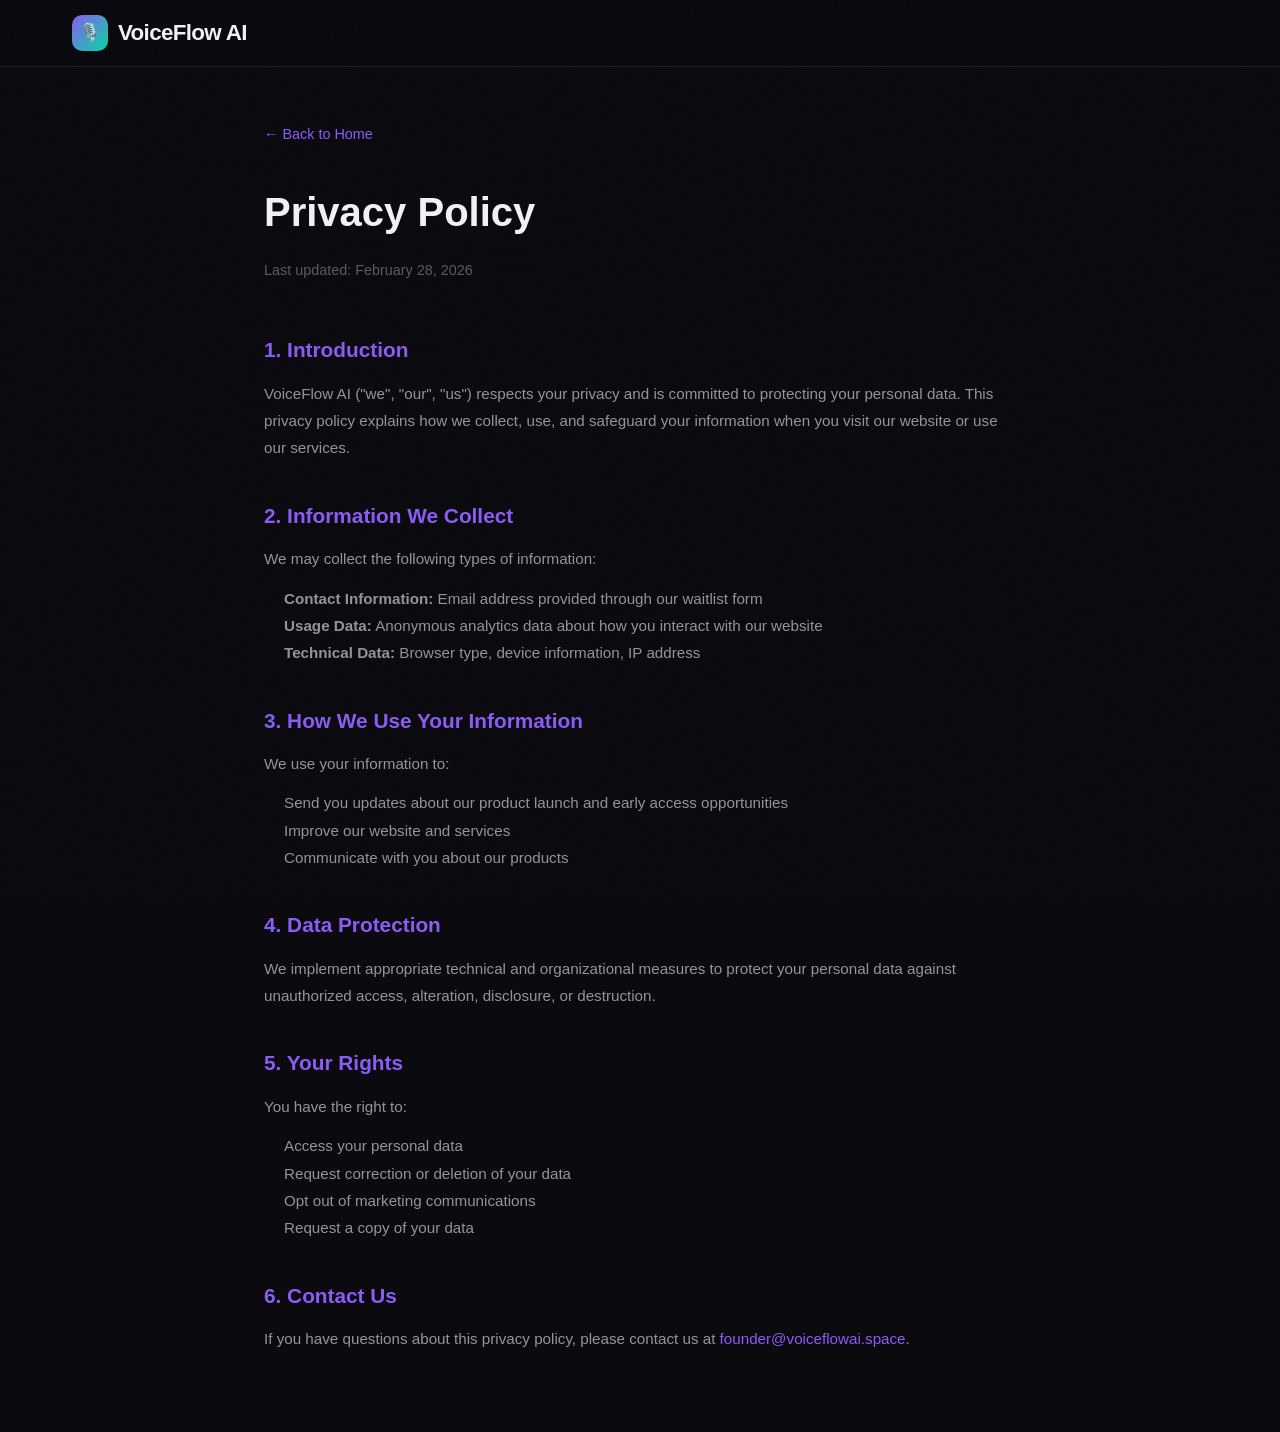
<file: privacy.html>
<!DOCTYPE html>
<html lang="en">

<head>
    <meta charset="UTF-8">
    <meta name="viewport" content="width=device-width, initial-scale=1.0">
    <title>Privacy Policy — VoiceFlow AI</title>
    <link rel="stylesheet" href="style.css">
    <style>
        .legal-page {
            max-width: 800px;
            margin: 0 auto;
            padding: 120px 24px 80px;
        }

        .legal-page h1 {
            font-family: var(--font-display);
            font-size: 2.5rem;
            margin-bottom: 12px;
        }

        .legal-page .legal-date {
            color: var(--text-muted);
            font-size: 0.9rem;
            margin-bottom: 48px;
        }

        .legal-page h2 {
            font-family: var(--font-display);
            font-size: 1.3rem;
            margin: 36px 0 12px;
            color: var(--accent-violet);
        }

        .legal-page p,
        .legal-page li {
            color: var(--text-secondary);
            line-height: 1.8;
            font-size: 0.95rem;
        }

        .legal-page ul {
            padding-left: 20px;
            margin: 12px 0;
        }

        .legal-page a {
            color: var(--accent-violet);
        }

        .legal-back {
            display: inline-flex;
            align-items: center;
            gap: 6px;
            color: var(--text-muted);
            font-size: 0.9rem;
            margin-bottom: 32px;
        }

        .legal-back:hover {
            color: var(--text-primary);
        }
    </style>
</head>

<body>
    <nav class="navbar scrolled" id="navbar">
        <div class="container nav-inner">
            <a href="index.html" class="nav-logo">
                <span class="logo-icon">🎙️</span>
                VoiceFlow AI
            </a>
        </div>
    </nav>

    <div class="legal-page">
        <a href="index.html" class="legal-back">← Back to Home</a>
        <h1>Privacy Policy</h1>
        <p class="legal-date">Last updated: February 28, 2026</p>

        <h2>1. Introduction</h2>
        <p>VoiceFlow AI ("we", "our", "us") respects your privacy and is committed to protecting your personal data.
            This privacy policy explains how we collect, use, and safeguard your information when you visit our website
            or use our services.</p>

        <h2>2. Information We Collect</h2>
        <p>We may collect the following types of information:</p>
        <ul>
            <li><strong>Contact Information:</strong> Email address provided through our waitlist form</li>
            <li><strong>Usage Data:</strong> Anonymous analytics data about how you interact with our website</li>
            <li><strong>Technical Data:</strong> Browser type, device information, IP address</li>
        </ul>

        <h2>3. How We Use Your Information</h2>
        <p>We use your information to:</p>
        <ul>
            <li>Send you updates about our product launch and early access opportunities</li>
            <li>Improve our website and services</li>
            <li>Communicate with you about our products</li>
        </ul>

        <h2>4. Data Protection</h2>
        <p>We implement appropriate technical and organizational measures to protect your personal data against
            unauthorized access, alteration, disclosure, or destruction.</p>

        <h2>5. Your Rights</h2>
        <p>You have the right to:</p>
        <ul>
            <li>Access your personal data</li>
            <li>Request correction or deletion of your data</li>
            <li>Opt out of marketing communications</li>
            <li>Request a copy of your data</li>
        </ul>

        <h2>6. Contact Us</h2>
        <p>If you have questions about this privacy policy, please contact us at <a
                href="mailto:founder@voiceflowai.space">founder@voiceflowai.space</a>.</p>
    </div>
</body>

</html>
</file>
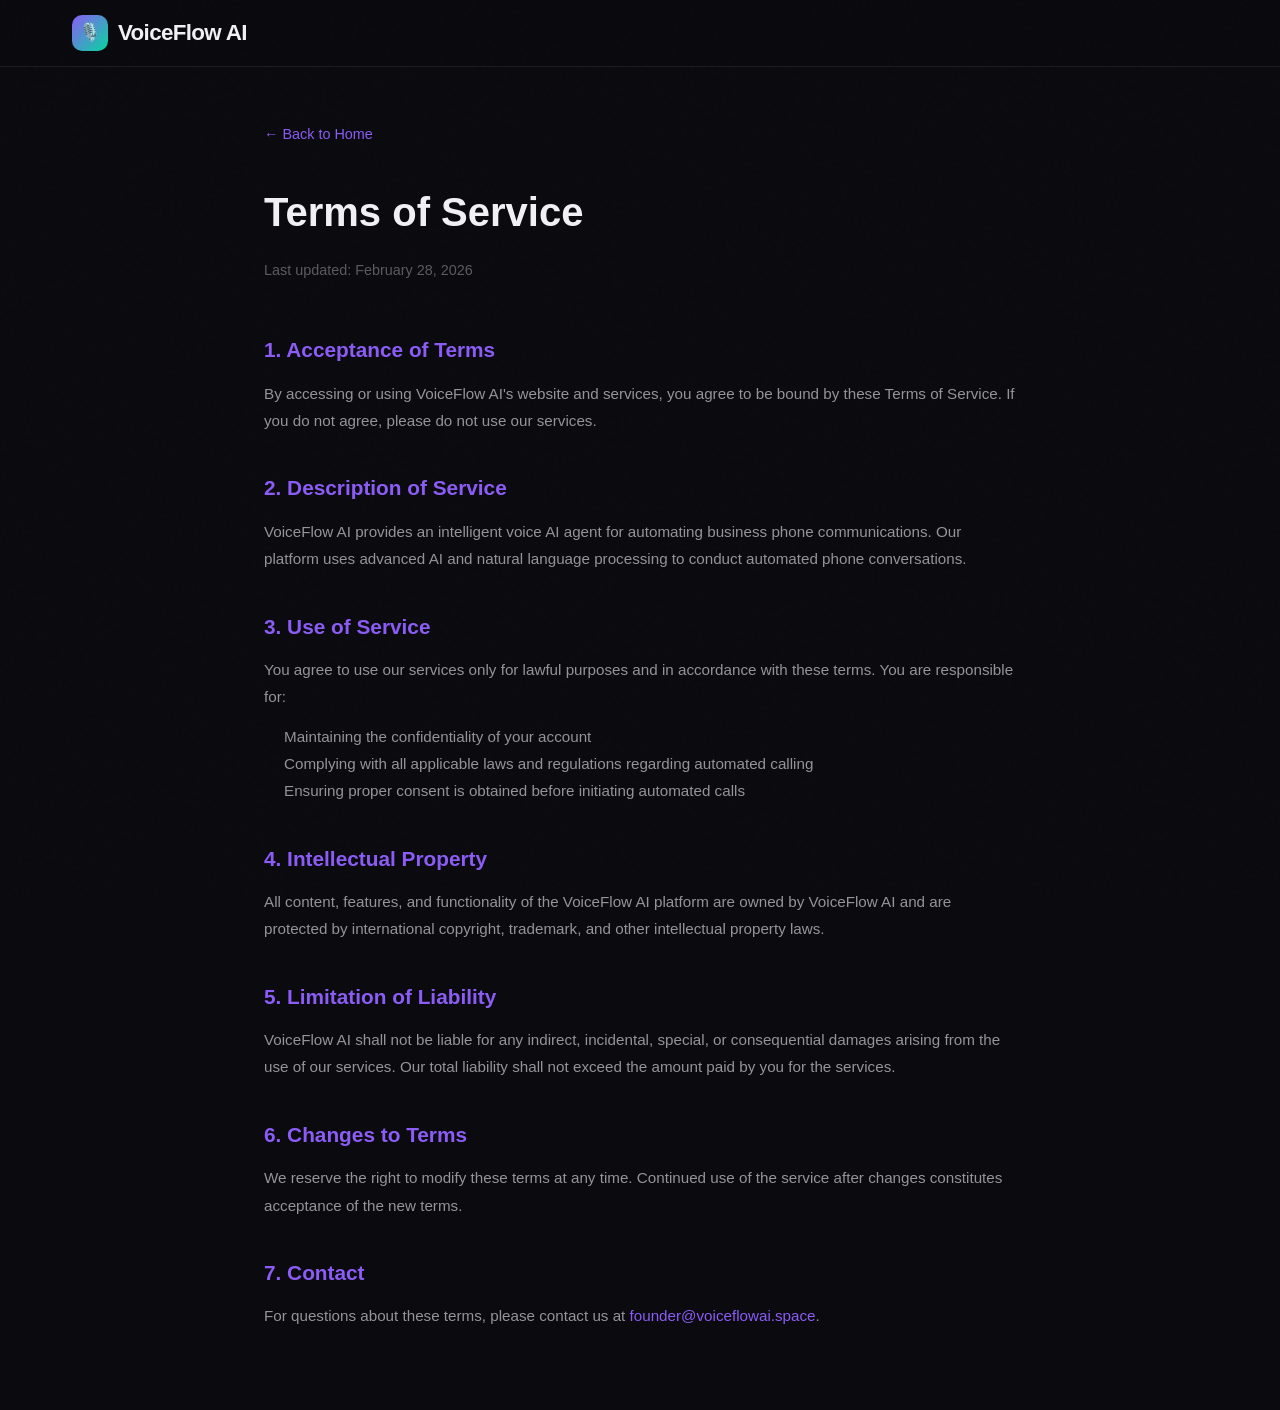
<file: terms.html>
<!DOCTYPE html>
<html lang="en">

<head>
    <meta charset="UTF-8">
    <meta name="viewport" content="width=device-width, initial-scale=1.0">
    <title>Terms of Service — VoiceFlow AI</title>
    <link rel="stylesheet" href="style.css">
    <style>
        .legal-page {
            max-width: 800px;
            margin: 0 auto;
            padding: 120px 24px 80px;
        }

        .legal-page h1 {
            font-family: var(--font-display);
            font-size: 2.5rem;
            margin-bottom: 12px;
        }

        .legal-page .legal-date {
            color: var(--text-muted);
            font-size: 0.9rem;
            margin-bottom: 48px;
        }

        .legal-page h2 {
            font-family: var(--font-display);
            font-size: 1.3rem;
            margin: 36px 0 12px;
            color: var(--accent-violet);
        }

        .legal-page p,
        .legal-page li {
            color: var(--text-secondary);
            line-height: 1.8;
            font-size: 0.95rem;
        }

        .legal-page ul {
            padding-left: 20px;
            margin: 12px 0;
        }

        .legal-page a {
            color: var(--accent-violet);
        }

        .legal-back {
            display: inline-flex;
            align-items: center;
            gap: 6px;
            color: var(--text-muted);
            font-size: 0.9rem;
            margin-bottom: 32px;
        }

        .legal-back:hover {
            color: var(--text-primary);
        }
    </style>
</head>

<body>
    <nav class="navbar scrolled" id="navbar">
        <div class="container nav-inner">
            <a href="index.html" class="nav-logo">
                <span class="logo-icon">🎙️</span>
                VoiceFlow AI
            </a>
        </div>
    </nav>

    <div class="legal-page">
        <a href="index.html" class="legal-back">← Back to Home</a>
        <h1>Terms of Service</h1>
        <p class="legal-date">Last updated: February 28, 2026</p>

        <h2>1. Acceptance of Terms</h2>
        <p>By accessing or using VoiceFlow AI's website and services, you agree to be bound by these Terms of Service.
            If you do not agree, please do not use our services.</p>

        <h2>2. Description of Service</h2>
        <p>VoiceFlow AI provides an intelligent voice AI agent for automating business phone communications. Our
            platform uses advanced AI and natural language processing to conduct automated phone conversations.</p>

        <h2>3. Use of Service</h2>
        <p>You agree to use our services only for lawful purposes and in accordance with these terms. You are
            responsible for:</p>
        <ul>
            <li>Maintaining the confidentiality of your account</li>
            <li>Complying with all applicable laws and regulations regarding automated calling</li>
            <li>Ensuring proper consent is obtained before initiating automated calls</li>
        </ul>

        <h2>4. Intellectual Property</h2>
        <p>All content, features, and functionality of the VoiceFlow AI platform are owned by VoiceFlow AI and are
            protected by international copyright, trademark, and other intellectual property laws.</p>

        <h2>5. Limitation of Liability</h2>
        <p>VoiceFlow AI shall not be liable for any indirect, incidental, special, or consequential damages arising from
            the use of our services. Our total liability shall not exceed the amount paid by you for the services.</p>

        <h2>6. Changes to Terms</h2>
        <p>We reserve the right to modify these terms at any time. Continued use of the service after changes
            constitutes acceptance of the new terms.</p>

        <h2>7. Contact</h2>
        <p>For questions about these terms, please contact us at <a
                href="mailto:founder@voiceflowai.space">founder@voiceflowai.space</a>.</p>
    </div>
</body>

</html>
</file>
<file: style.css>
/* ============================================================
   VoiceFlow AI — Landing Page Styles
   Aesthetic: Cyberpunk-Luxury Dark with Electric Violet/Cyan
   Typography: Clash Display + Satoshi (distinctive, modern)
   ============================================================ */

/* --- Fonts --- */
@import url('https://api.fontshare.com/v2/css?f[]=clash-display@400,500,600,700&f[]=satoshi@400,500,700&display=swap');

/* --- Design Tokens --- */
:root {
    /* Palette */
    --bg-primary: #0a0a0f;
    --bg-secondary: #111118;
    --bg-card: rgba(255, 255, 255, 0.03);
    --bg-card-hover: rgba(255, 255, 255, 0.06);
    --bg-glass: rgba(255, 255, 255, 0.04);
    --border-glass: rgba(255, 255, 255, 0.08);

    --accent-violet: #8b5cf6;
    --accent-cyan: #06d6a0;
    --accent-pink: #ec4899;
    --accent-amber: #f59e0b;

    --gradient-main: linear-gradient(135deg, #8b5cf6 0%, #06d6a0 100%);
    --gradient-hero: linear-gradient(160deg, #8b5cf6 0%, #3b82f6 40%, #06d6a0 100%);
    --gradient-cta: linear-gradient(135deg, #8b5cf6, #ec4899);
    --gradient-glow: radial-gradient(ellipse at 50% 0%, rgba(139, 92, 246, 0.15) 0%, transparent 60%);

    --text-primary: #f0f0f5;
    --text-secondary: rgba(240, 240, 245, 0.6);
    --text-muted: rgba(240, 240, 245, 0.35);

    /* Typography */
    --font-display: 'Clash Display', sans-serif;
    --font-body: 'Satoshi', sans-serif;

    /* Spacing */
    --section-padding: 120px 0;
    --container-width: 1200px;

    /* Effects */
    --blur-glass: 20px;
    --transition-smooth: 0.4s cubic-bezier(0.25, 0.46, 0.45, 0.94);
    --transition-bounce: 0.5s cubic-bezier(0.34, 1.56, 0.64, 1);
}

/* --- Reset & Base --- */
*,
*::before,
*::after {
    margin: 0;
    padding: 0;
    box-sizing: border-box;
}

html {
    scroll-behavior: smooth;
    font-size: 16px;
    -webkit-font-smoothing: antialiased;
    -moz-osx-font-smoothing: grayscale;
}

body {
    font-family: var(--font-body);
    background: var(--bg-primary);
    color: var(--text-primary);
    line-height: 1.7;
    overflow-x: hidden;
}

a {
    text-decoration: none;
    color: inherit;
    transition: var(--transition-smooth);
}

ul {
    list-style: none;
}

img {
    max-width: 100%;
    display: block;
}

.container {
    max-width: var(--container-width);
    margin: 0 auto;
    padding: 0 32px;
}

/* --- Noise Overlay (atmosphere) --- */
body::before {
    content: '';
    position: fixed;
    inset: 0;
    background-image: url("data:image/svg+xml,%3Csvg viewBox='0 0 256 256' xmlns='http://www.w3.org/2000/svg'%3E%3Cfilter id='noise'%3E%3CfeTurbulence type='fractalNoise' baseFrequency='0.9' numOctaves='4' stitchTiles='stitch'/%3E%3C/filter%3E%3Crect width='100%25' height='100%25' filter='url(%23noise)' opacity='0.03'/%3E%3C/svg%3E");
    background-repeat: repeat;
    pointer-events: none;
    z-index: 9999;
    opacity: 0.4;
}

/* --- Scrollbar --- */
::-webkit-scrollbar {
    width: 6px;
}

::-webkit-scrollbar-track {
    background: var(--bg-primary);
}

::-webkit-scrollbar-thumb {
    background: var(--accent-violet);
    border-radius: 3px;
}

/* =====================
   NAVIGATION
   ===================== */
.navbar {
    position: fixed;
    top: 0;
    left: 0;
    right: 0;
    z-index: 1000;
    padding: 20px 0;
    transition: var(--transition-smooth);
    background: transparent;
}

.navbar.scrolled {
    background: rgba(10, 10, 15, 0.85);
    backdrop-filter: blur(var(--blur-glass));
    -webkit-backdrop-filter: blur(var(--blur-glass));
    border-bottom: 1px solid var(--border-glass);
    padding: 14px 0;
}

.nav-inner {
    display: flex;
    align-items: center;
    justify-content: space-between;
}

.nav-logo {
    display: flex;
    align-items: center;
    gap: 10px;
    font-family: var(--font-display);
    font-weight: 700;
    font-size: 1.4rem;
    letter-spacing: -0.03em;
}

.nav-logo .logo-icon {
    width: 36px;
    height: 36px;
    background: var(--gradient-main);
    border-radius: 10px;
    display: flex;
    align-items: center;
    justify-content: center;
    font-size: 1.1rem;
}

.nav-links {
    display: flex;
    align-items: center;
    gap: 36px;
}

.nav-links a {
    font-size: 0.9rem;
    font-weight: 500;
    color: var(--text-secondary);
    position: relative;
}

.nav-links a::after {
    content: '';
    position: absolute;
    bottom: -4px;
    left: 0;
    width: 0;
    height: 2px;
    background: var(--gradient-main);
    transition: var(--transition-smooth);
}

.nav-links a:hover {
    color: var(--text-primary);
}

.nav-links a:hover::after {
    width: 100%;
}

.nav-cta {
    padding: 10px 24px;
    background: var(--gradient-cta);
    border: none;
    border-radius: 50px;
    color: white;
    font-family: var(--font-body);
    font-weight: 600;
    font-size: 0.9rem;
    cursor: pointer;
    transition: var(--transition-smooth);
}

.nav-cta:hover {
    transform: translateY(-2px);
    box-shadow: 0 8px 30px rgba(139, 92, 246, 0.4);
}

.nav-burger {
    display: none;
    flex-direction: column;
    gap: 5px;
    background: none;
    border: none;
    cursor: pointer;
    padding: 4px;
}

.nav-burger span {
    width: 24px;
    height: 2px;
    background: var(--text-primary);
    border-radius: 2px;
    transition: var(--transition-smooth);
}

/* =====================
   HERO SECTION
   ===================== */
.hero {
    min-height: 100vh;
    display: flex;
    align-items: center;
    position: relative;
    padding-top: 100px;
    overflow: hidden;
}

/* Ambient glow blobs */
.hero::before {
    content: '';
    position: absolute;
    width: 600px;
    height: 600px;
    background: radial-gradient(circle, rgba(139, 92, 246, 0.12) 0%, transparent 70%);
    top: -100px;
    right: -100px;
    pointer-events: none;
    animation: floatBlob 10s ease-in-out infinite;
}

.hero::after {
    content: '';
    position: absolute;
    width: 500px;
    height: 500px;
    background: radial-gradient(circle, rgba(6, 214, 160, 0.08) 0%, transparent 70%);
    bottom: -50px;
    left: -100px;
    pointer-events: none;
    animation: floatBlob 12s ease-in-out infinite reverse;
}

@keyframes floatBlob {

    0%,
    100% {
        transform: translate(0, 0) scale(1);
    }

    50% {
        transform: translate(30px, -30px) scale(1.1);
    }
}

.hero-inner {
    display: grid;
    grid-template-columns: 1fr 1fr;
    gap: 60px;
    align-items: center;
    position: relative;
    z-index: 2;
}

.hero-badge {
    display: inline-flex;
    align-items: center;
    gap: 8px;
    padding: 8px 18px;
    background: var(--bg-glass);
    border: 1px solid var(--border-glass);
    border-radius: 50px;
    font-size: 0.85rem;
    color: var(--accent-cyan);
    font-weight: 500;
    margin-bottom: 24px;
    backdrop-filter: blur(10px);
}

.coming-soon-tag {
    padding: 3px 10px;
    background: var(--gradient-cta);
    border-radius: 50px;
    font-size: 0.7rem;
    font-weight: 700;
    color: white;
    text-transform: uppercase;
    letter-spacing: 0.08em;
    animation: pulse-glow 2.5s ease-in-out infinite;
}

@keyframes pulse-glow {

    0%,
    100% {
        box-shadow: 0 0 8px rgba(139, 92, 246, 0.3);
    }

    50% {
        box-shadow: 0 0 20px rgba(139, 92, 246, 0.6);
    }
}

.coming-soon-banner {
    display: inline-flex;
    align-items: center;
    gap: 8px;
    padding: 12px 28px;
    background: rgba(139, 92, 246, 0.08);
    border: 1px solid rgba(139, 92, 246, 0.2);
    border-radius: 60px;
    font-size: 0.9rem;
    font-weight: 600;
    color: var(--accent-violet);
    margin-bottom: 28px;
    letter-spacing: 0.02em;
}

.hero-badge .pulse {
    width: 8px;
    height: 8px;
    background: var(--accent-cyan);
    border-radius: 50%;
    animation: pulse 2s ease-in-out infinite;
}

@keyframes pulse {

    0%,
    100% {
        opacity: 1;
        transform: scale(1);
    }

    50% {
        opacity: 0.5;
        transform: scale(1.5);
    }
}

.hero h1 {
    font-family: var(--font-display);
    font-size: clamp(2.8rem, 5vw, 4.5rem);
    font-weight: 700;
    line-height: 1.05;
    letter-spacing: -0.04em;
    margin-bottom: 24px;
}

.hero h1 .gradient-text {
    background: var(--gradient-hero);
    -webkit-background-clip: text;
    -webkit-text-fill-color: transparent;
    background-clip: text;
}

.hero-description {
    font-size: 1.15rem;
    color: var(--text-secondary);
    line-height: 1.8;
    margin-bottom: 40px;
    max-width: 520px;
}

.hero-buttons {
    display: flex;
    gap: 16px;
    margin-bottom: 48px;
}

.btn-primary {
    display: inline-flex;
    align-items: center;
    gap: 10px;
    padding: 16px 36px;
    background: var(--gradient-cta);
    border: none;
    border-radius: 60px;
    color: white;
    font-family: var(--font-body);
    font-weight: 600;
    font-size: 1rem;
    cursor: pointer;
    transition: var(--transition-smooth);
    position: relative;
    overflow: hidden;
}

.btn-primary::before {
    content: '';
    position: absolute;
    inset: 0;
    background: linear-gradient(135deg, rgba(255, 255, 255, 0.15), transparent);
    opacity: 0;
    transition: var(--transition-smooth);
}

.btn-primary:hover {
    transform: translateY(-3px);
    box-shadow: 0 12px 40px rgba(139, 92, 246, 0.5);
}

.btn-primary:hover::before {
    opacity: 1;
}

.btn-secondary {
    display: inline-flex;
    align-items: center;
    gap: 10px;
    padding: 16px 36px;
    background: var(--bg-glass);
    border: 1px solid var(--border-glass);
    border-radius: 60px;
    color: var(--text-primary);
    font-family: var(--font-body);
    font-weight: 600;
    font-size: 1rem;
    cursor: pointer;
    transition: var(--transition-smooth);
    backdrop-filter: blur(10px);
}

.btn-secondary:hover {
    background: var(--bg-card-hover);
    border-color: var(--accent-violet);
    transform: translateY(-2px);
}

/* Hero Stats Row */
.hero-stats {
    display: flex;
    gap: 40px;
}

.hero-stat {
    text-align: left;
}

.hero-stat .stat-value {
    font-family: var(--font-display);
    font-size: 2rem;
    font-weight: 700;
    background: var(--gradient-main);
    -webkit-background-clip: text;
    -webkit-text-fill-color: transparent;
    background-clip: text;
}

.hero-stat .stat-label {
    font-size: 0.8rem;
    color: var(--text-muted);
    text-transform: uppercase;
    letter-spacing: 0.08em;
    margin-top: 2px;
}

/* Hero Visual (right side) */
.hero-visual {
    position: relative;
    display: flex;
    justify-content: center;
    align-items: center;
}

.hero-canvas-wrap {
    position: relative;
    width: 100%;
    aspect-ratio: 1;
    max-width: 500px;
}

#waveCanvas {
    width: 100%;
    height: 100%;
    border-radius: 24px;
}

/* Floating cards on hero visual */
.float-card {
    position: absolute;
    background: var(--bg-glass);
    border: 1px solid var(--border-glass);
    backdrop-filter: blur(var(--blur-glass));
    -webkit-backdrop-filter: blur(var(--blur-glass));
    border-radius: 16px;
    padding: 16px 20px;
    font-size: 0.85rem;
    box-shadow: 0 8px 32px rgba(0, 0, 0, 0.3);
    animation: float 6s ease-in-out infinite;
    z-index: 3;
}

.float-card:nth-child(2) {
    animation-delay: -2s;
}

.float-card:nth-child(3) {
    animation-delay: -4s;
}

@keyframes float {

    0%,
    100% {
        transform: translateY(0);
    }

    50% {
        transform: translateY(-12px);
    }
}

.float-card.card-top-right {
    top: 10%;
    right: -10%;
}

.float-card.card-bottom-left {
    bottom: 15%;
    left: -10%;
}

.float-card.card-mid-right {
    bottom: 35%;
    right: -15%;
}

.float-card .card-icon {
    font-size: 1.3rem;
    margin-bottom: 6px;
}

.float-card .card-label {
    color: var(--text-muted);
    font-size: 0.72rem;
    text-transform: uppercase;
    letter-spacing: 0.06em;
}

.float-card .card-value {
    font-family: var(--font-display);
    font-weight: 600;
    font-size: 1rem;
    color: var(--text-primary);
}

/* =====================
   SECTIONS SHARED
   ===================== */
.section {
    padding: var(--section-padding);
    position: relative;
}

.section-header {
    text-align: center;
    margin-bottom: 72px;
    max-width: 700px;
    margin-left: auto;
    margin-right: auto;
}

.section-tag {
    display: inline-flex;
    align-items: center;
    gap: 6px;
    padding: 6px 16px;
    background: var(--bg-glass);
    border: 1px solid var(--border-glass);
    border-radius: 50px;
    font-size: 0.78rem;
    color: var(--accent-violet);
    font-weight: 600;
    text-transform: uppercase;
    letter-spacing: 0.1em;
    margin-bottom: 20px;
}

.section-title {
    font-family: var(--font-display);
    font-size: clamp(2rem, 3.5vw, 3rem);
    font-weight: 700;
    line-height: 1.1;
    letter-spacing: -0.03em;
    margin-bottom: 18px;
}

.section-subtitle {
    font-size: 1.1rem;
    color: var(--text-secondary);
    line-height: 1.7;
}

/* =====================
   PROBLEM / SOLUTION
   ===================== */
.problem-grid {
    display: grid;
    grid-template-columns: 1fr 1fr;
    gap: 32px;
}

.problem-card,
.solution-card {
    padding: 40px;
    border-radius: 20px;
    border: 1px solid var(--border-glass);
    position: relative;
    overflow: hidden;
    transition: var(--transition-smooth);
}

.problem-card {
    background: rgba(239, 68, 68, 0.04);
    border-color: rgba(239, 68, 68, 0.15);
}

.solution-card {
    background: rgba(6, 214, 160, 0.04);
    border-color: rgba(6, 214, 160, 0.15);
}

.problem-card:hover,
.solution-card:hover {
    transform: translateY(-4px);
}

.ps-icon {
    font-size: 2.5rem;
    margin-bottom: 20px;
}

.ps-title {
    font-family: var(--font-display);
    font-size: 1.5rem;
    font-weight: 600;
    margin-bottom: 16px;
}

.ps-list {
    display: flex;
    flex-direction: column;
    gap: 12px;
}

.ps-list li {
    display: flex;
    align-items: flex-start;
    gap: 10px;
    font-size: 0.95rem;
    color: var(--text-secondary);
}

.ps-list li::before {
    content: '—';
    color: var(--text-muted);
    flex-shrink: 0;
}

.solution-card .ps-list li::before {
    content: '✓';
    color: var(--accent-cyan);
}

/* =====================
   HOW IT WORKS
   ===================== */
.steps {
    display: grid;
    grid-template-columns: repeat(3, 1fr);
    gap: 32px;
    position: relative;
}

/* Connector line */
.steps::before {
    content: '';
    position: absolute;
    top: 60px;
    left: 20%;
    right: 20%;
    height: 2px;
    background: var(--gradient-main);
    opacity: 0.2;
}

.step-card {
    background: var(--bg-card);
    border: 1px solid var(--border-glass);
    border-radius: 20px;
    padding: 40px 32px;
    text-align: center;
    transition: var(--transition-smooth);
    position: relative;
}

.step-card:hover {
    background: var(--bg-card-hover);
    transform: translateY(-6px);
    border-color: var(--accent-violet);
}

.step-number {
    width: 56px;
    height: 56px;
    background: var(--gradient-main);
    border-radius: 16px;
    display: flex;
    align-items: center;
    justify-content: center;
    font-family: var(--font-display);
    font-weight: 700;
    font-size: 1.3rem;
    margin: 0 auto 24px;
    position: relative;
    z-index: 2;
}

.step-title {
    font-family: var(--font-display);
    font-size: 1.25rem;
    font-weight: 600;
    margin-bottom: 12px;
}

.step-desc {
    font-size: 0.95rem;
    color: var(--text-secondary);
    line-height: 1.7;
}

/* =====================
   TECH STACK
   ===================== */
.tech-grid {
    display: grid;
    grid-template-columns: repeat(4, 1fr);
    gap: 24px;
}

.tech-card {
    background: var(--bg-card);
    border: 1px solid var(--border-glass);
    border-radius: 20px;
    padding: 36px 28px;
    text-align: center;
    transition: var(--transition-smooth);
    position: relative;
    overflow: hidden;
}

.tech-card::before {
    content: '';
    position: absolute;
    top: 0;
    left: 0;
    right: 0;
    height: 3px;
    background: var(--gradient-main);
    opacity: 0;
    transition: var(--transition-smooth);
}

.tech-card:hover {
    background: var(--bg-card-hover);
    transform: translateY(-5px);
    border-color: rgba(139, 92, 246, 0.3);
}

.tech-card:hover::before {
    opacity: 1;
}

.tech-icon {
    font-size: 2.8rem;
    margin-bottom: 18px;
}

.tech-name {
    font-family: var(--font-display);
    font-size: 1.1rem;
    font-weight: 600;
    margin-bottom: 8px;
}

.tech-desc {
    font-size: 0.85rem;
    color: var(--text-muted);
    line-height: 1.6;
}

/* =====================
   FEATURES
   ===================== */
.features-grid {
    display: grid;
    grid-template-columns: repeat(3, 1fr);
    gap: 24px;
}

.feature-card {
    background: var(--bg-card);
    border: 1px solid var(--border-glass);
    border-radius: 20px;
    padding: 36px 28px;
    transition: var(--transition-smooth);
    position: relative;
}

.feature-card:hover {
    background: var(--bg-card-hover);
    transform: translateY(-4px);
    border-color: rgba(139, 92, 246, 0.25);
}

.feature-icon {
    width: 52px;
    height: 52px;
    background: var(--bg-glass);
    border: 1px solid var(--border-glass);
    border-radius: 14px;
    display: flex;
    align-items: center;
    justify-content: center;
    font-size: 1.5rem;
    margin-bottom: 20px;
}

.feature-title {
    font-family: var(--font-display);
    font-size: 1.15rem;
    font-weight: 600;
    margin-bottom: 10px;
}

.feature-desc {
    font-size: 0.9rem;
    color: var(--text-secondary);
    line-height: 1.7;
}

/* =====================
   USE CASES
   ===================== */
.usecases-grid {
    display: grid;
    grid-template-columns: repeat(3, 1fr);
    gap: 24px;
}

.usecase-card {
    background: var(--bg-card);
    border: 1px solid var(--border-glass);
    border-radius: 20px;
    padding: 40px 32px;
    transition: var(--transition-smooth);
    text-align: center;
}

.usecase-card:hover {
    background: var(--bg-card-hover);
    transform: translateY(-4px);
    border-color: var(--accent-cyan);
}

.usecase-icon {
    font-size: 3rem;
    margin-bottom: 20px;
}

.usecase-title {
    font-family: var(--font-display);
    font-size: 1.2rem;
    font-weight: 600;
    margin-bottom: 10px;
}

.usecase-desc {
    font-size: 0.9rem;
    color: var(--text-secondary);
    line-height: 1.7;
}

/* =====================
   MAKE.COM INTEGRATION
   ===================== */
.make-section {
    background: var(--bg-secondary);
    border-top: 1px solid var(--border-glass);
    border-bottom: 1px solid var(--border-glass);
}

.make-content {
    display: grid;
    grid-template-columns: 1fr 1fr;
    gap: 60px;
    align-items: center;
}

.make-text .make-title {
    font-family: var(--font-display);
    font-size: clamp(1.8rem, 3vw, 2.4rem);
    font-weight: 700;
    line-height: 1.15;
    margin-bottom: 20px;
}

.make-text .make-desc {
    font-size: 1.05rem;
    color: var(--text-secondary);
    line-height: 1.8;
    margin-bottom: 32px;
}

.make-features {
    display: flex;
    flex-direction: column;
    gap: 20px;
}

.make-feature {
    display: flex;
    gap: 16px;
    align-items: flex-start;
}

.make-feature-icon {
    width: 44px;
    height: 44px;
    background: rgba(139, 92, 246, 0.1);
    border: 1px solid rgba(139, 92, 246, 0.2);
    border-radius: 12px;
    display: flex;
    align-items: center;
    justify-content: center;
    font-size: 1.2rem;
    flex-shrink: 0;
}

.make-feature-text h4 {
    font-family: var(--font-display);
    font-size: 1rem;
    font-weight: 600;
    margin-bottom: 4px;
}

.make-feature-text p {
    font-size: 0.88rem;
    color: var(--text-muted);
    line-height: 1.6;
}

/* Make visual — flow diagram */
.make-visual {
    position: relative;
}

.make-flow {
    display: flex;
    flex-direction: column;
    gap: 16px;
}

.flow-node {
    background: var(--bg-glass);
    border: 1px solid var(--border-glass);
    backdrop-filter: blur(10px);
    border-radius: 16px;
    padding: 20px 24px;
    display: flex;
    align-items: center;
    gap: 14px;
    transition: var(--transition-smooth);
}

.flow-node:hover {
    border-color: var(--accent-violet);
    transform: translateX(8px);
}

.flow-node .flow-icon {
    font-size: 1.6rem;
}

.flow-node .flow-label {
    font-weight: 600;
    font-size: 0.95rem;
}

.flow-node .flow-sub {
    font-size: 0.8rem;
    color: var(--text-muted);
}

.flow-connector {
    width: 2px;
    height: 24px;
    background: var(--gradient-main);
    margin-left: 36px;
    opacity: 0.4;
}

/* =====================
   METRICS / SOCIAL PROOF
   ===================== */
.metrics-row {
    display: grid;
    grid-template-columns: repeat(4, 1fr);
    gap: 24px;
}

.metric-card {
    background: var(--bg-card);
    border: 1px solid var(--border-glass);
    border-radius: 20px;
    padding: 36px 24px;
    text-align: center;
    transition: var(--transition-smooth);
}

.metric-card:hover {
    transform: translateY(-4px);
    border-color: var(--accent-violet);
}

.metric-value {
    font-family: var(--font-display);
    font-size: 2.6rem;
    font-weight: 700;
    background: var(--gradient-main);
    -webkit-background-clip: text;
    -webkit-text-fill-color: transparent;
    background-clip: text;
    margin-bottom: 8px;
}

.metric-label {
    font-size: 0.9rem;
    color: var(--text-secondary);
}

/* =====================
   CTA SECTION
   ===================== */
.cta-section {
    text-align: center;
    position: relative;
    overflow: hidden;
}

.cta-section::before {
    content: '';
    position: absolute;
    width: 800px;
    height: 800px;
    background: radial-gradient(circle, rgba(139, 92, 246, 0.08) 0%, transparent 60%);
    top: 50%;
    left: 50%;
    transform: translate(-50%, -50%);
    pointer-events: none;
}

.cta-card {
    background: var(--bg-glass);
    border: 1px solid var(--border-glass);
    backdrop-filter: blur(var(--blur-glass));
    border-radius: 32px;
    padding: 80px 60px;
    position: relative;
    z-index: 2;
}

.cta-title {
    font-family: var(--font-display);
    font-size: clamp(2rem, 3.5vw, 3rem);
    font-weight: 700;
    line-height: 1.1;
    letter-spacing: -0.03em;
    margin-bottom: 18px;
}

.cta-desc {
    font-size: 1.1rem;
    color: var(--text-secondary);
    max-width: 600px;
    margin: 0 auto 28px;
    line-height: 1.8;
}

/* Waitlist Form */
.waitlist-form {
    max-width: 520px;
    margin: 0 auto 24px;
}

.form-row {
    display: flex;
    gap: 0;
    border-radius: 60px;
    overflow: hidden;
    border: 1px solid var(--border-glass);
    background: var(--bg-card);
    transition: var(--transition-smooth);
}

.form-row:focus-within {
    border-color: var(--accent-violet);
    box-shadow: 0 0 24px rgba(139, 92, 246, 0.2);
}

.form-input {
    flex: 1;
    padding: 16px 24px;
    background: transparent;
    border: none;
    outline: none;
    color: var(--text-primary);
    font-family: var(--font-body);
    font-size: 1rem;
}

.form-input::placeholder {
    color: var(--text-muted);
}

.form-btn {
    border-radius: 0 60px 60px 0;
    white-space: nowrap;
    padding: 16px 28px;
}

.form-hint {
    font-size: 0.78rem;
    color: var(--text-muted);
    margin-top: 12px;
}

/* Waitlist Success */
.waitlist-success {
    max-width: 420px;
    margin: 0 auto;
    padding: 32px;
    text-align: center;
}

.waitlist-success .success-icon {
    font-size: 3rem;
    margin-bottom: 16px;
}

.waitlist-success h3 {
    font-family: var(--font-display);
    font-size: 1.5rem;
    font-weight: 600;
    margin-bottom: 8px;
    color: var(--accent-cyan);
}

.waitlist-success p {
    font-size: 0.95rem;
    color: var(--text-secondary);
}

/* CTA Alternative Contact */
.cta-alt {
    display: flex;
    align-items: center;
    justify-content: center;
    gap: 10px;
    margin-top: 16px;
    flex-wrap: wrap;
}

.cta-alt-text {
    font-size: 0.85rem;
    color: var(--text-muted);
}

.cta-alt-link {
    font-size: 0.85rem;
    color: var(--accent-violet);
    font-weight: 500;
    transition: var(--transition-smooth);
}

.cta-alt-link:hover {
    color: var(--text-primary);
    text-decoration: underline;
}

.cta-alt-divider {
    color: var(--text-muted);
    font-size: 0.85rem;
}

/* =====================
   FOOTER
   ===================== */
.footer {
    border-top: 1px solid var(--border-glass);
    padding: 60px 0 40px;
    background: var(--bg-secondary);
}

.footer-inner {
    display: grid;
    grid-template-columns: 2fr 1fr 1fr 1fr;
    gap: 48px;
    margin-bottom: 48px;
}

.footer-contact-email {
    margin-top: 16px;
    font-size: 0.9rem;
}

.footer-contact-email a {
    color: var(--accent-violet);
    font-weight: 500;
}

.footer-contact-email a:hover {
    color: var(--text-primary);
}

.footer-brand .footer-logo {
    display: flex;
    align-items: center;
    gap: 10px;
    font-family: var(--font-display);
    font-weight: 700;
    font-size: 1.3rem;
    margin-bottom: 16px;
}

.footer-brand .footer-desc {
    font-size: 0.9rem;
    color: var(--text-muted);
    line-height: 1.7;
    max-width: 360px;
}

.footer-col h4 {
    font-family: var(--font-display);
    font-weight: 600;
    margin-bottom: 20px;
    font-size: 1rem;
}

.footer-col ul {
    display: flex;
    flex-direction: column;
    gap: 12px;
}

.footer-col ul li a {
    font-size: 0.88rem;
    color: var(--text-muted);
}

.footer-col ul li a:hover {
    color: var(--text-primary);
}

.footer-bottom {
    border-top: 1px solid var(--border-glass);
    padding-top: 24px;
    display: flex;
    justify-content: space-between;
    align-items: center;
    font-size: 0.82rem;
    color: var(--text-muted);
}

/* =====================
   SCROLL ANIMATIONS
   ===================== */
.reveal {
    opacity: 0;
    transform: translateY(40px);
    transition: opacity 0.8s ease, transform 0.8s ease;
}

.reveal.visible {
    opacity: 1;
    transform: translateY(0);
}

.reveal-left {
    opacity: 0;
    transform: translateX(-40px);
    transition: opacity 0.8s ease, transform 0.8s ease;
}

.reveal-left.visible {
    opacity: 1;
    transform: translateX(0);
}

.reveal-right {
    opacity: 0;
    transform: translateX(40px);
    transition: opacity 0.8s ease, transform 0.8s ease;
}

.reveal-right.visible {
    opacity: 1;
    transform: translateX(0);
}

/* Staggered children */
.stagger>* {
    opacity: 0;
    transform: translateY(30px);
    transition: opacity 0.6s ease, transform 0.6s ease;
}

.stagger.visible>*:nth-child(1) {
    transition-delay: 0.05s;
    opacity: 1;
    transform: translateY(0);
}

.stagger.visible>*:nth-child(2) {
    transition-delay: 0.12s;
    opacity: 1;
    transform: translateY(0);
}

.stagger.visible>*:nth-child(3) {
    transition-delay: 0.19s;
    opacity: 1;
    transform: translateY(0);
}

.stagger.visible>*:nth-child(4) {
    transition-delay: 0.26s;
    opacity: 1;
    transform: translateY(0);
}

.stagger.visible>*:nth-child(5) {
    transition-delay: 0.33s;
    opacity: 1;
    transform: translateY(0);
}

.stagger.visible>*:nth-child(6) {
    transition-delay: 0.40s;
    opacity: 1;
    transform: translateY(0);
}

/* =====================
   RESPONSIVE
   ===================== */
@media (max-width: 1024px) {
    .hero-inner {
        grid-template-columns: 1fr;
        text-align: center;
    }

    .hero-description {
        margin: 0 auto 40px;
    }

    .hero-buttons {
        justify-content: center;
    }

    .hero-stats {
        justify-content: center;
    }

    .hero-visual {
        order: -1;
    }

    .hero-canvas-wrap {
        max-width: 350px;
    }

    .float-card.card-top-right {
        right: 0;
    }

    .float-card.card-bottom-left {
        left: 0;
    }

    .float-card.card-mid-right {
        right: 0;
    }

    .problem-grid {
        grid-template-columns: 1fr;
    }

    .tech-grid {
        grid-template-columns: repeat(2, 1fr);
    }

    .features-grid {
        grid-template-columns: repeat(2, 1fr);
    }

    .usecases-grid {
        grid-template-columns: 1fr;
    }

    .make-content {
        grid-template-columns: 1fr;
    }

    .metrics-row {
        grid-template-columns: repeat(2, 1fr);
    }

    .footer-inner {
        grid-template-columns: 1fr;
    }
}

@media (max-width: 768px) {
    :root {
        --section-padding: 80px 0;
    }

    .nav-links {
        display: none;
    }

    .nav-burger {
        display: flex;
    }

    .nav-links.open {
        display: flex;
        flex-direction: column;
        position: absolute;
        top: 100%;
        left: 0;
        right: 0;
        background: rgba(10, 10, 15, 0.95);
        backdrop-filter: blur(20px);
        padding: 24px 32px;
        gap: 20px;
        border-bottom: 1px solid var(--border-glass);
    }

    .hero h1 {
        font-size: 2.2rem;
    }

    .hero-buttons {
        flex-direction: column;
        align-items: center;
    }

    .hero-stats {
        flex-direction: column;
        gap: 20px;
        align-items: center;
    }

    .steps {
        grid-template-columns: 1fr;
    }

    .steps::before {
        display: none;
    }

    .tech-grid {
        grid-template-columns: 1fr;
    }

    .features-grid {
        grid-template-columns: 1fr;
    }

    .metrics-row {
        grid-template-columns: 1fr;
    }

    .cta-card {
        padding: 48px 28px;
    }

    .footer-bottom {
        flex-direction: column;
        gap: 12px;
        text-align: center;
    }
}
</file>
